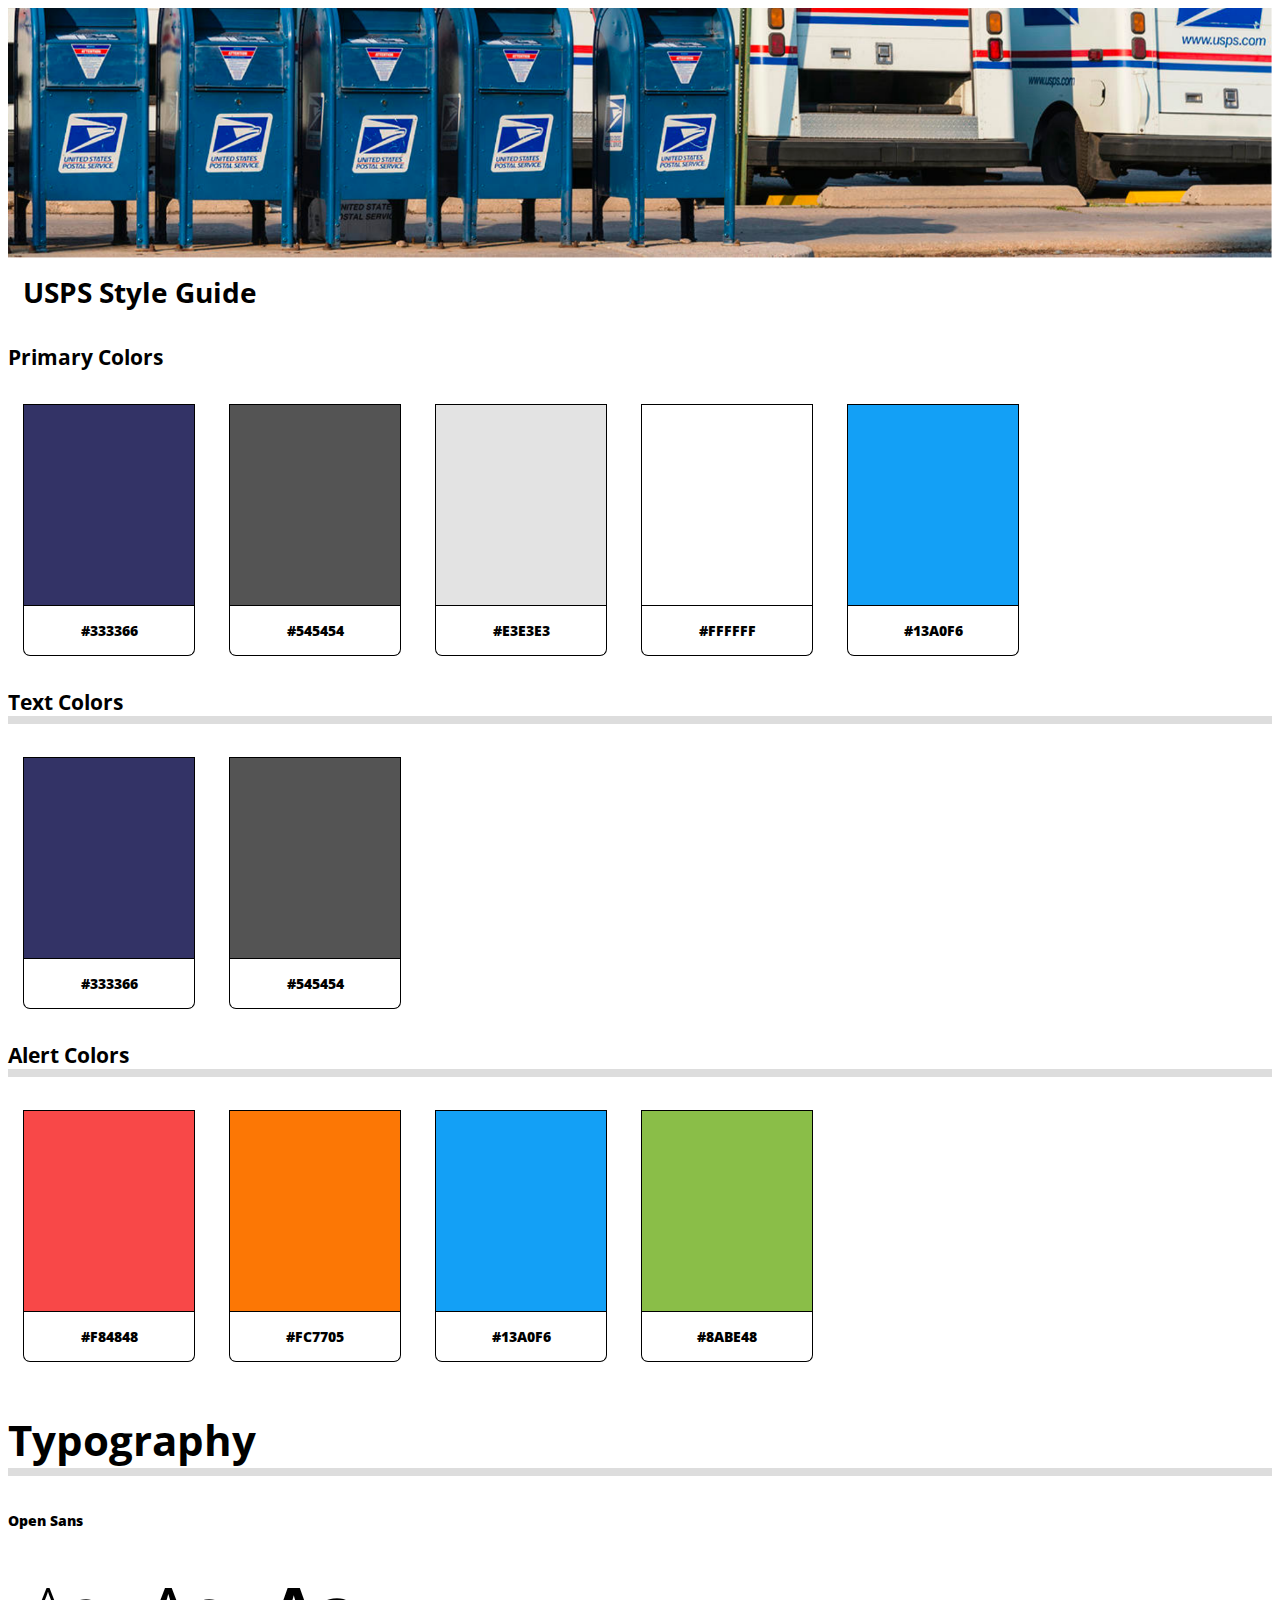
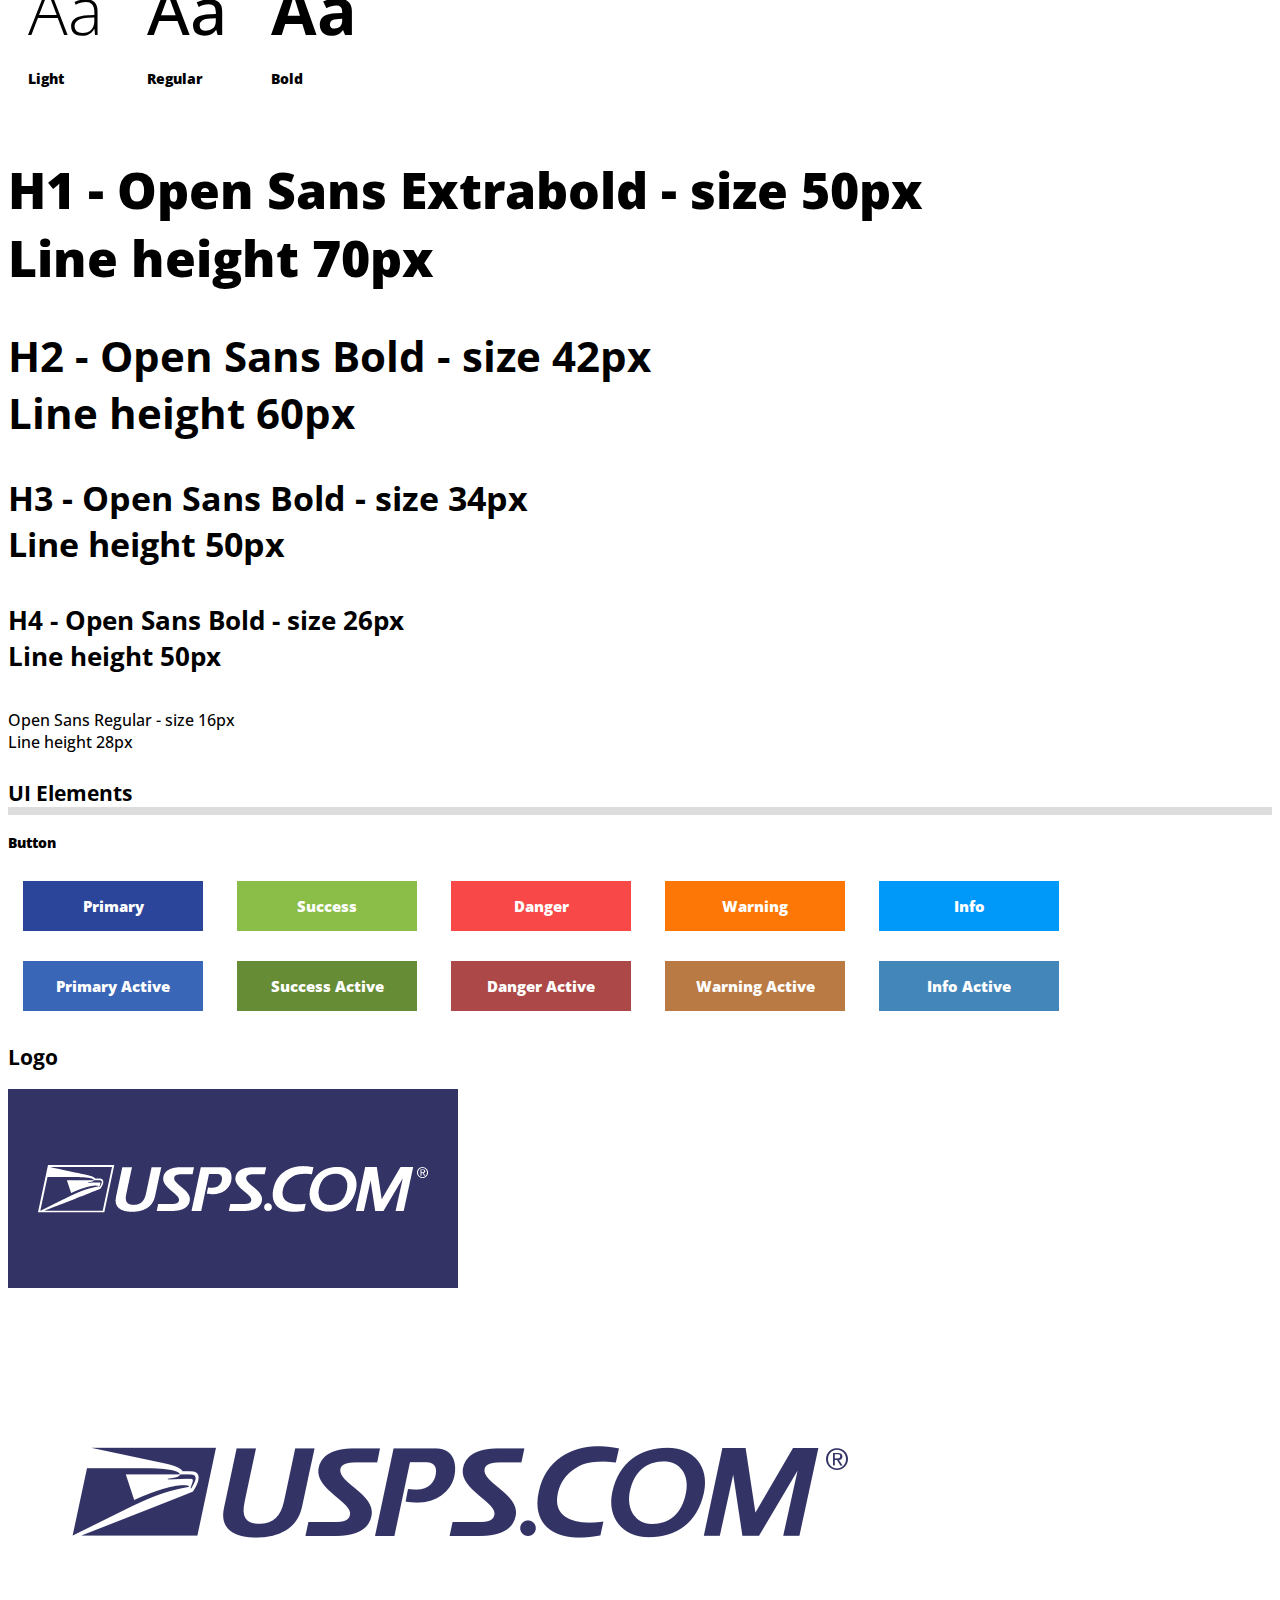
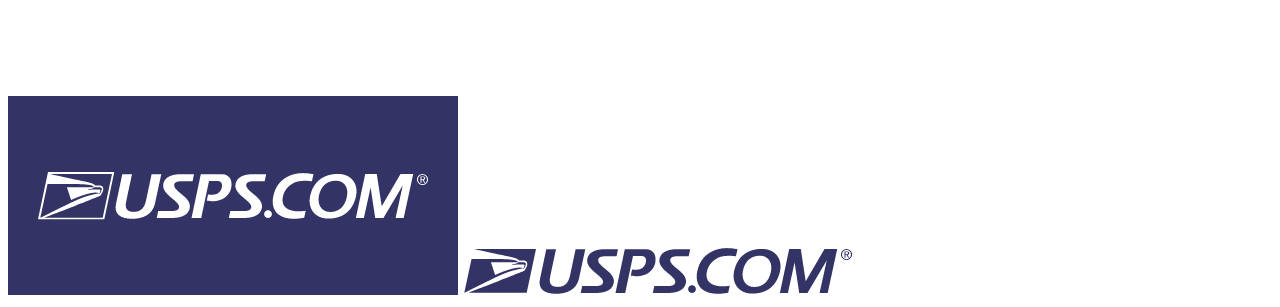
<file: index.html>
<!DOCTYPE html>

<html>

<head>
  <title>UPS Style Guide</title>
  <link href="css/style.css" rel="stylesheet" type="text/css">
  <link href="https://fonts.googleapis.com/css?family=Open+Sans&display=swap" rel="stylesheet">
</head>

<body>
  <section class="header"></section>


  <section class="colorPalette">
    <h1 id="pageTopic">USPS Style Guide</h1>
    <h2 id="sectionHead">Primary Colors</h2>

    <div class="colorContainer">
      <div class="swatch darkBlue"></div>
      <div class="hexCode">#333366</div>
    </div>
    <div class="colorContainer">
      <div class="swatch darkGrey"></div>
      <div class="hexCode">#545454</div>
    </div>
    <div class="colorContainer">
      <div class="swatch lightGrey"></div>
      <div class="hexCode">#E3E3E3</div>
    </div>
    <div class="colorContainer">
      <div class="swatch white"></div>
      <div class="hexCode">#FFFFFF</div>
    </div>
    <div class="colorContainer">
      <div class="swatch lightBlue"></div>
      <div class="hexCode">#13A0F6</div>
    </div>

    <h2 class="sectionHead">Text Colors</h2>

    <div class="colorContainer">
      <div class="swatch darkBlue"></div>
      <div class="hexCode">#333366</div>
    </div>
    <div class="colorContainer">
      <div class="swatch darkGrey"></div>
      <div class="hexCode">#545454</div>
    </div>

    <h2 class="sectionHead">Alert Colors</h2>

    <div class="colorContainer">
      <div class="swatch red"></div>
      <div class="hexCode">#F84848</div>
    </div>
    <div class="colorContainer">
      <div class="swatch orange"></div>
      <div class="hexCode">#FC7705</div>
    </div>
    <div class="colorContainer">
      <div class="swatch lightBlue"></div>
      <div class="hexCode">#13A0F6</div>
    </div>
    <div class="colorContainer">
      <div class="swatch lightGreen"></div>
      <div class="hexCode">#8ABE48</div>
    </div>


  </section>

  <section class="typography">
    <h2 class="sectionHead">Typography</h2>
    <p>Open Sans</p>
    <div class="type_container">
      <p class="large light">Aa</p>
      <p>Light</p>
    </div>
    <div class="type_container">
      <p class="large regular">Aa</p>
      <p>Regular</p>
    </div>
    <div class="type_container">
      <p class="large bold">Aa</p>
      <p>Bold</p>
    </div>

    <h1>H1 - Open Sans Extrabold - size 50px <br> Line height 70px</h1>
    <h2>H2 - Open Sans Bold - size 42px <br> Line height 60px</h2>
    <h3>H3 - Open Sans Bold - size 34px <br> Line height 50px</h3>
    <h4>H4 - Open Sans Bold - size 26px <br> Line height 50px</h4>
    <h5> Open Sans Regular - size 16px <br> Line height 28px</h5>
  </section>

  <section class="uiElements">
    <h2 class=sectionHead>UI Elements</h2>
    <p>Button</p>
    <div class="buttonContain">
      <div class="button primary">Primary</div> 
      <div class="button success">Success</div>
      <div class="button danger">Danger</div>
      <div class="button warning">Warning</div>
      <div class="button info">Info</div> 
    </div>
    <div class="buttonContain">
        <div class="button primaryActive">Primary Active</div>
        <div class="button successActive">Success Active</div>
        <div class="button dangerActive">Danger Active</div>
        <div class="button warningActive">Warning Active</div>
        <div class="button infoActive">Info Active</div>
      </div>
  </section>

  <section class="imagery">
    <h2 clas="sectionHead">Logo</h2>
    <img src="images/Logo-dark.png">
    <img src="images/Logo-light.png">
    <img src="images/Logo-dark1.png">
    <img src="images/Logo-light-1.png">
  </section>

</body>

</html>
</file>
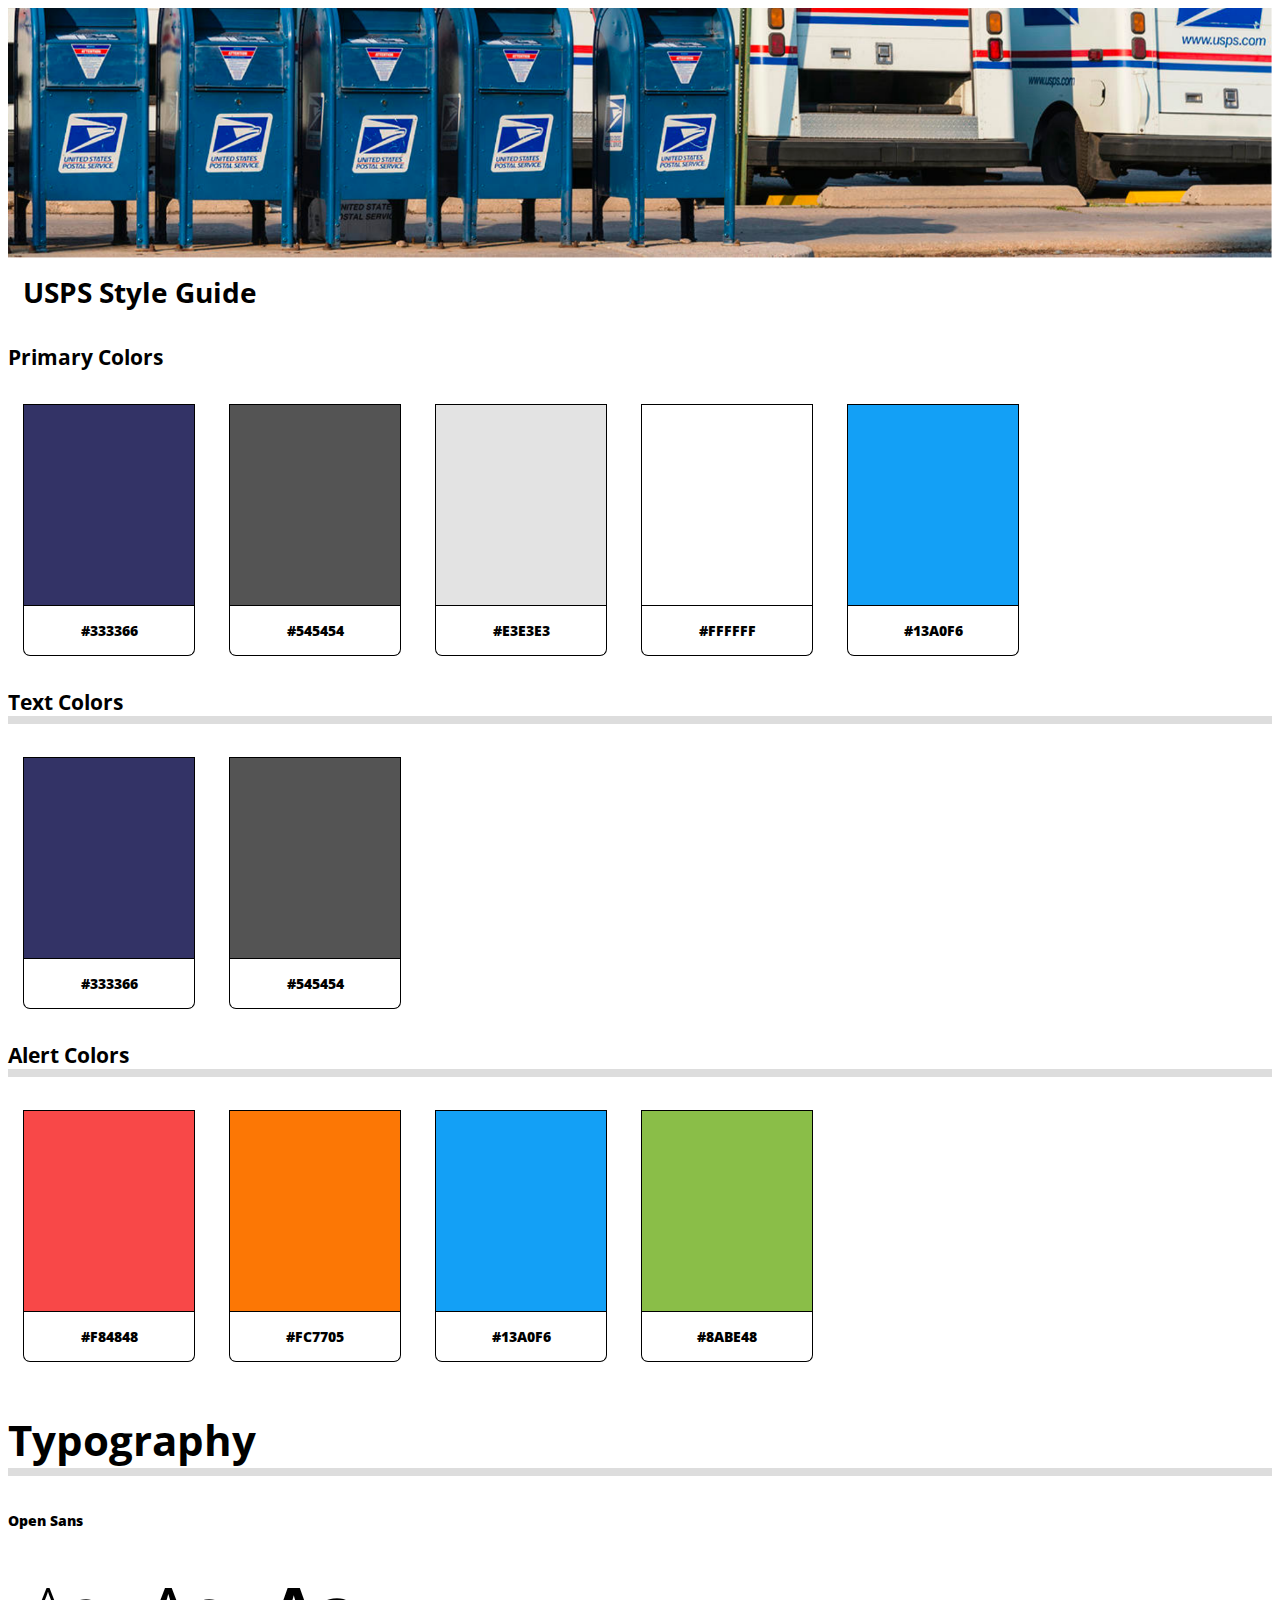
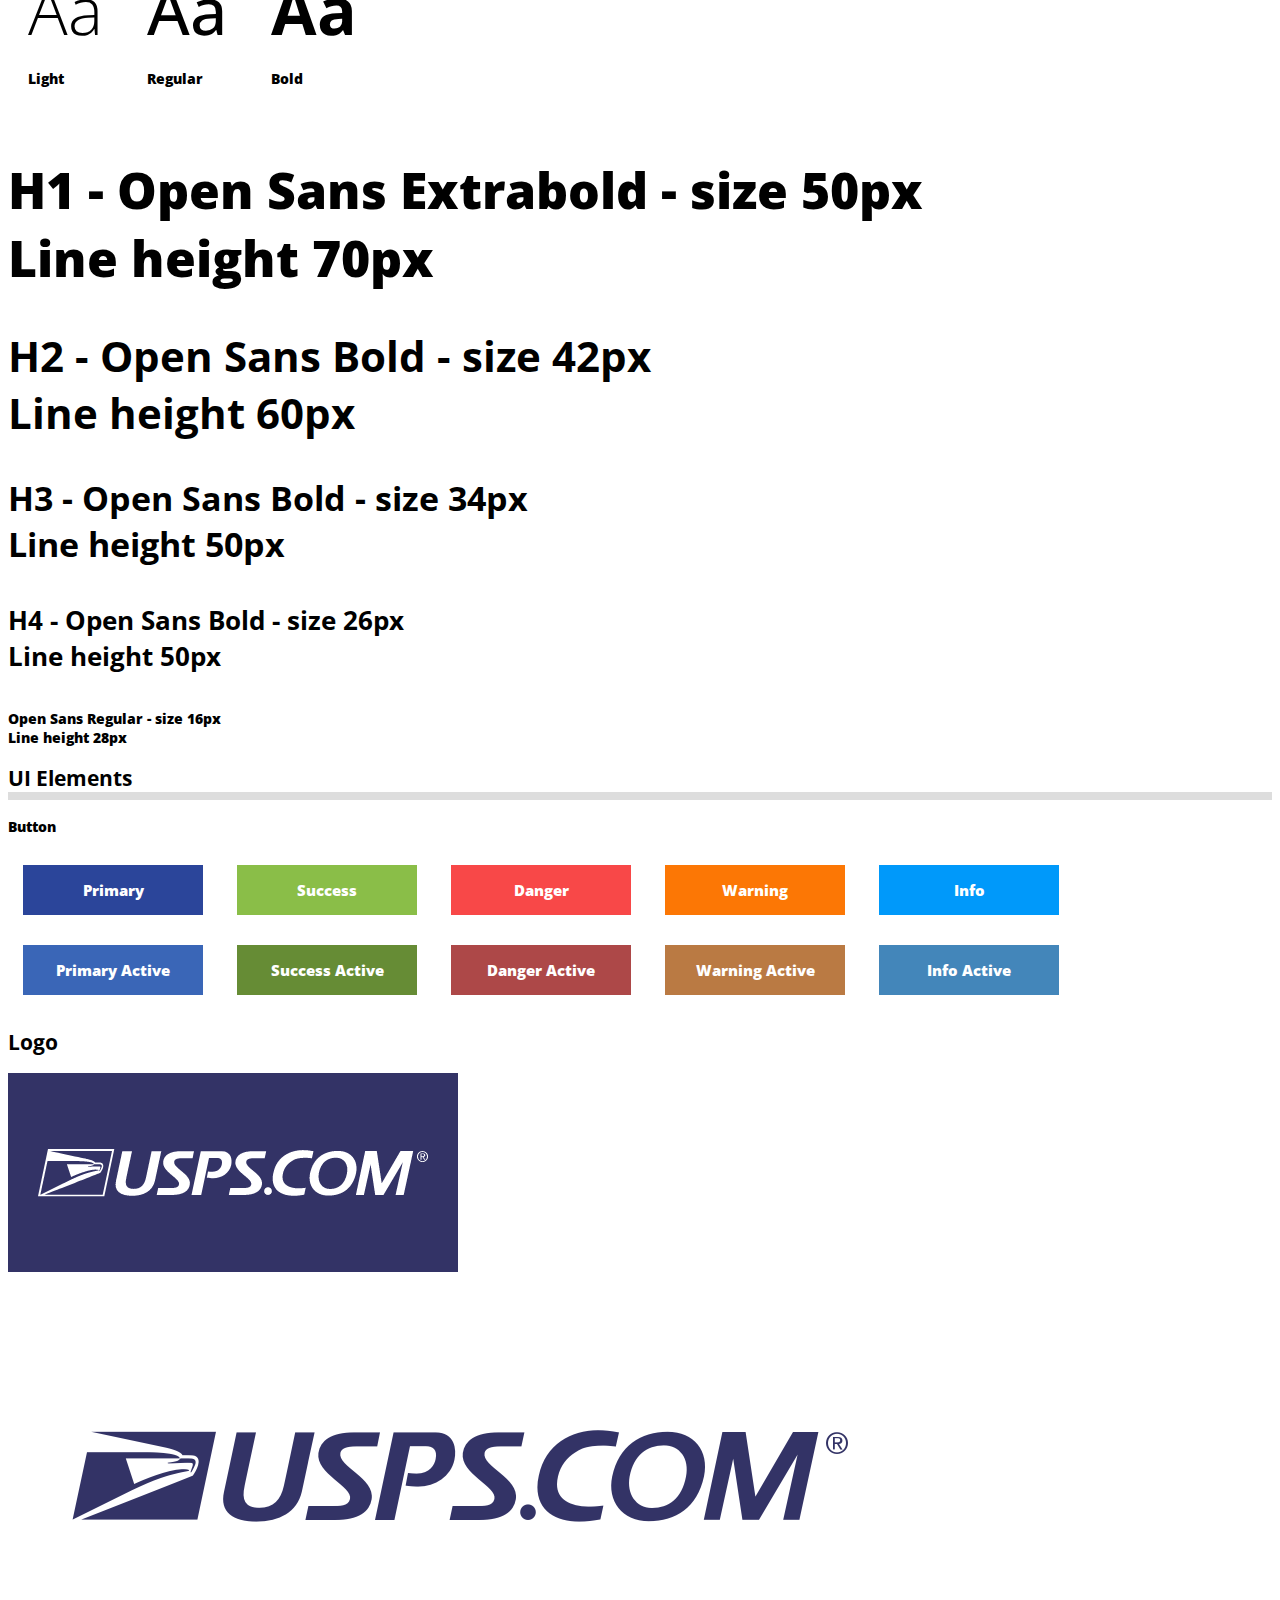
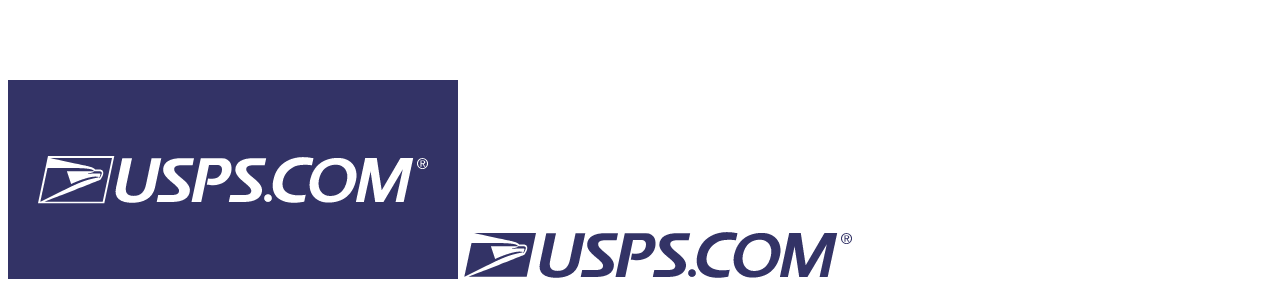
<file: 16.2-1 index.html>
<!DOCTYPE html>

<html>

<head>
  <title>UPS Style Guide</title>
  <link href="css/style.css" rel="stylesheet" type="text/css">
  <link href="https://fonts.googleapis.com/css?family=Open+Sans&display=swap" rel="stylesheet">
</head>

<body>
  <section class="header"></section>


  <section class="colorPalette">
    <h1 id="pageTopic">USPS Style Guide</h1>
    <h2 id="sectionHead">Primary Colors</h2>

    <div class="colorContainer">
      <div class="swatch darkBlue"></div>
      <div class="hexCode">#333366</div>
    </div>
    <div class="colorContainer">
      <div class="swatch darkGrey"></div>
      <div class="hexCode">#545454</div>
    </div>
    <div class="colorContainer">
      <div class="swatch lightGrey"></div>
      <div class="hexCode">#E3E3E3</div>
    </div>
    <div class="colorContainer">
      <div class="swatch white"></div>
      <div class="hexCode">#FFFFFF</div>
    </div>
    <div class="colorContainer">
      <div class="swatch lightBlue"></div>
      <div class="hexCode">#13A0F6</div>
    </div>

    <h2 class="sectionHead">Text Colors</h2>

    <div class="colorContainer">
      <div class="swatch darkBlue"></div>
      <div class="hexCode">#333366</div>
    </div>
    <div class="colorContainer">
      <div class="swatch darkGrey"></div>
      <div class="hexCode">#545454</div>
    </div>

    <h2 class="sectionHead">Alert Colors</h2>

    <div class="colorContainer">
      <div class="swatch red"></div>
      <div class="hexCode">#F84848</div>
    </div>
    <div class="colorContainer">
      <div class="swatch orange"></div>
      <div class="hexCode">#FC7705</div>
    </div>
    <div class="colorContainer">
      <div class="swatch lightBlue"></div>
      <div class="hexCode">#13A0F6</div>
    </div>
    <div class="colorContainer">
      <div class="swatch lightGreen"></div>
      <div class="hexCode">#8ABE48</div>
    </div>


  </section>

  <section class="typography">
    <h2 class="sectionHead">Typography</h2>
    <p>Open Sans</p>
    <div class="type_container">
      <p class="large light">Aa</p>
      <p>Light</p>
    </div>
    <div class="type_container">
      <p class="large regular">Aa</p>
      <p>Regular</p>
    </div>
    <div class="type_container">
      <p class="large bold">Aa</p>
      <p>Bold</p>
    </div>

    <h1>H1 - Open Sans Extrabold - size 50px <br> Line height 70px</h1>
    <h2>H2 - Open Sans Bold - size 42px <br> Line height 60px</h2>
    <h3>H3 - Open Sans Bold - size 34px <br> Line height 50px</h3>
    <h4>H4 - Open Sans Bold - size 26px <br> Line height 50px</h4>
    <p> Open Sans Regular - size 16px <br> Line height 28px</p>
  </section>

  <section class="uiElements">
    <h2 class=sectionHead>UI Elements</h2>
    <p>Button</p>
    <div class="buttonContain">
      <div class="button primary">Primary</div> 
      <div class="button success">Success</div>
      <div class="button danger">Danger</div>
      <div class="button warning">Warning</div>
      <div class="button info">Info</div> 
    </div>
    <div class="buttonContain">
        <div class="button primaryActive">Primary Active</div>
        <div class="button successActive">Success Active</div>
        <div class="button dangerActive">Danger Active</div>
        <div class="button warningActive">Warning Active</div>
        <div class="button infoActive">Info Active</div>
      </div>
  </section>

  <section class="imagery">
    <h2 clas="sectionHead">Logo</h2>
    <img src="images/Logo-dark.png">
    <img src="images/Logo-light.png">
    <img src="images/Logo-dark1.png">
    <img src="images/Logo-light-1.png">
  </section>

</body>

</html>
</file>
<file: css/style.css>
/* Header Styles */
.header{
    height: 250px;
    max-height: 500px;
    background-image:url(../images/upsBackground.png);
    background-size: cover;
    background-repeat: no-repeat;
    background-position: bottom;
}

#pageTopic{
    text-align: center;
    display: inline-block;
    margin: 15px;
}

/* Primary Color */

.darkBlue {
    background-color: #333366;
}

.darkGrey {
    background-color: #545454;
}

.lightGrey {
    background-color: #E3E3E3;
}

.white {
    background-color: #FFFFFF;
}

/*.lightBlue {
    background-color: #12A0F6;
}*/

.red {
    background-color: #F84848;
}

.orange {
    background-color: #FC7705;
}

.lightBlue {
    background-color:#13A0F6;
}

.lightGreen {
    background-color: #8ABE48;
}

.colorContainer{
    display: inline-block;
    margin: 15px;
}

.swatch{
    height: 200px;
    width: 170px;
    border: 1px solid black;
}

.hexCode{
    padding: 15px;
    text-align: center;
    border: 1px solid black;
    border-top: none;
    border-bottom-left-radius: 7px;
    border-bottom-right-radius: 7px;
}

.type_container{
    display: inline-block;
    margin: 20px;
}

.button{
    display: inline-block;
    padding: 15px;
    margin: 15px;
    width: 150px;
    text-align: center;
    color: white;
    
}




/* Typography CSS */

.large {
    font-size: 66px;
    margin-bottom: 15px;
    margin-top: 0;
}

.light {
    font-weight: 100;
}

.regular {
    font-weight: 500;
}

.bold {
    font-weight: 700;
}

.typography h1 {
    font-size: 50px;
    font-weight: 900;
}

.typography h2 {
    font-size: 42px;
    font-weight: 700;
}

.typography h3 {
    font-size: 34px;
    font-weight: 700;
}

.typography h4 {
    font-size: 26px;
}

.typography h5 {
    font-size: 16px;
    font-weight: 500;

}

.button {
    font-size: 15px;
}
/* UI Elements */

.primary {
    background-color: #2B459A;
}

.success {
    background-color: #8ABE48;
}

.danger {
    background-color: #F84848;
}

.warning {
    background-color: #FC7705;
}

.info {
    background-color: #0099FA;
}

.primaryActive {
    background-color: #3A66B7;
}

.successActive {
    background-color: #668C35;
}

.dangerActive {
    background-color: #AD4848;
}

.warningActive {
    background-color: #BA7A43;
}

.infoActive {
    background-color: #4386BA;
}

.sectionHead {
    border-bottom: 8px solid #DDDDDD;
}

body {
    font-family: 'Open Sans', sans-serif;
    font-size: 14px;
    font-weight: 900;
}
</file>
